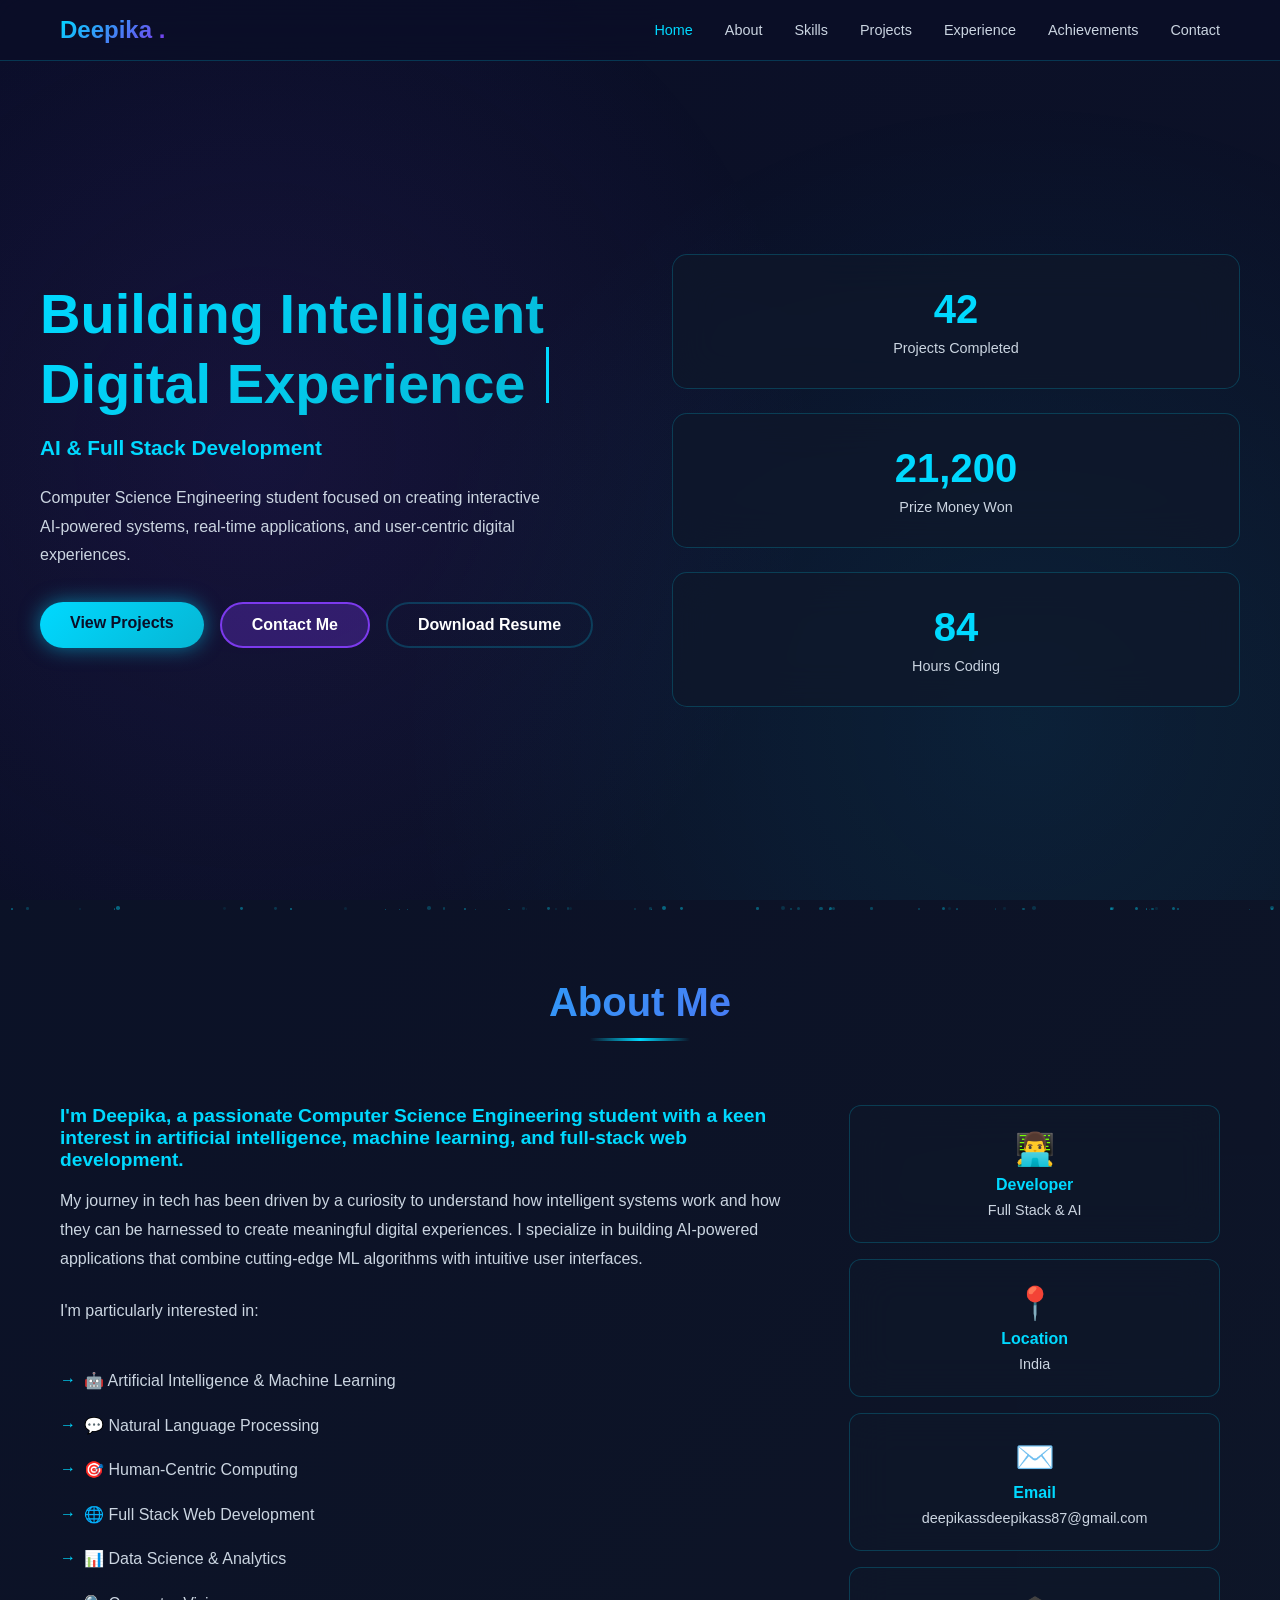
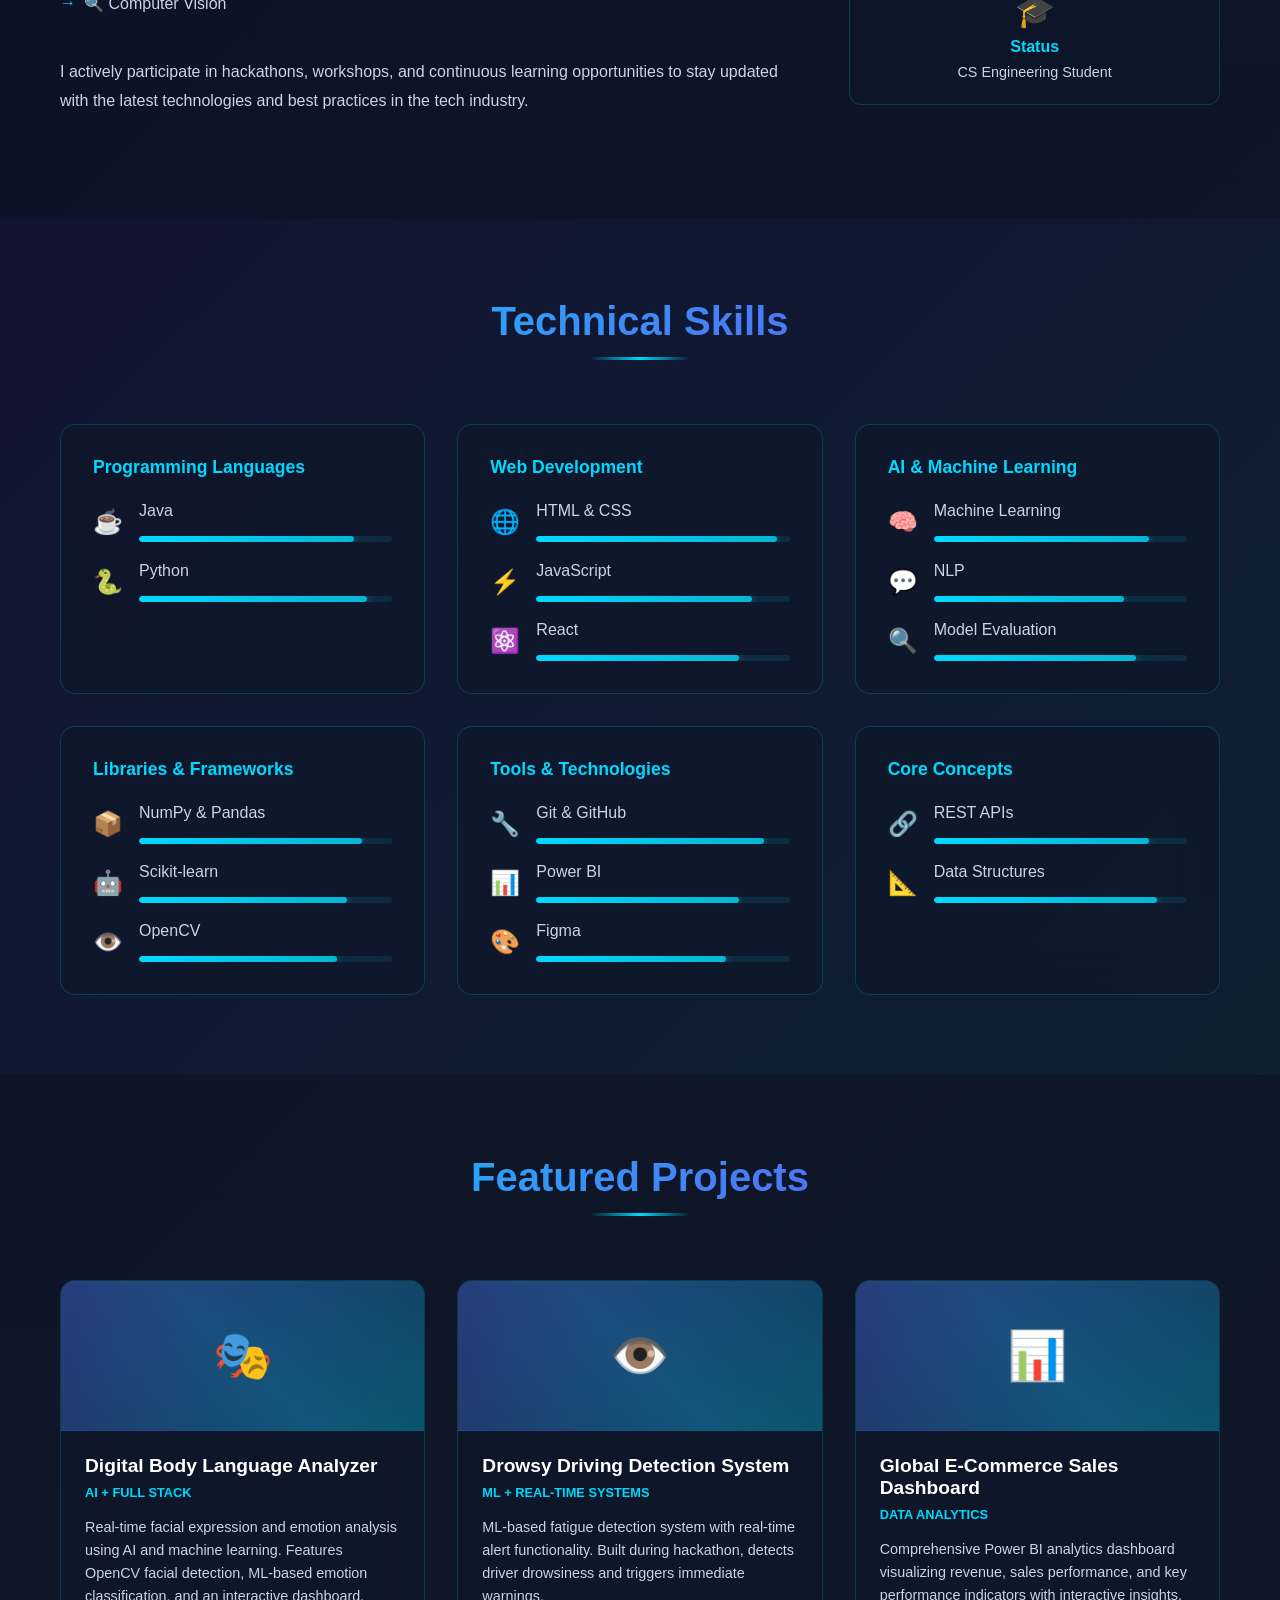
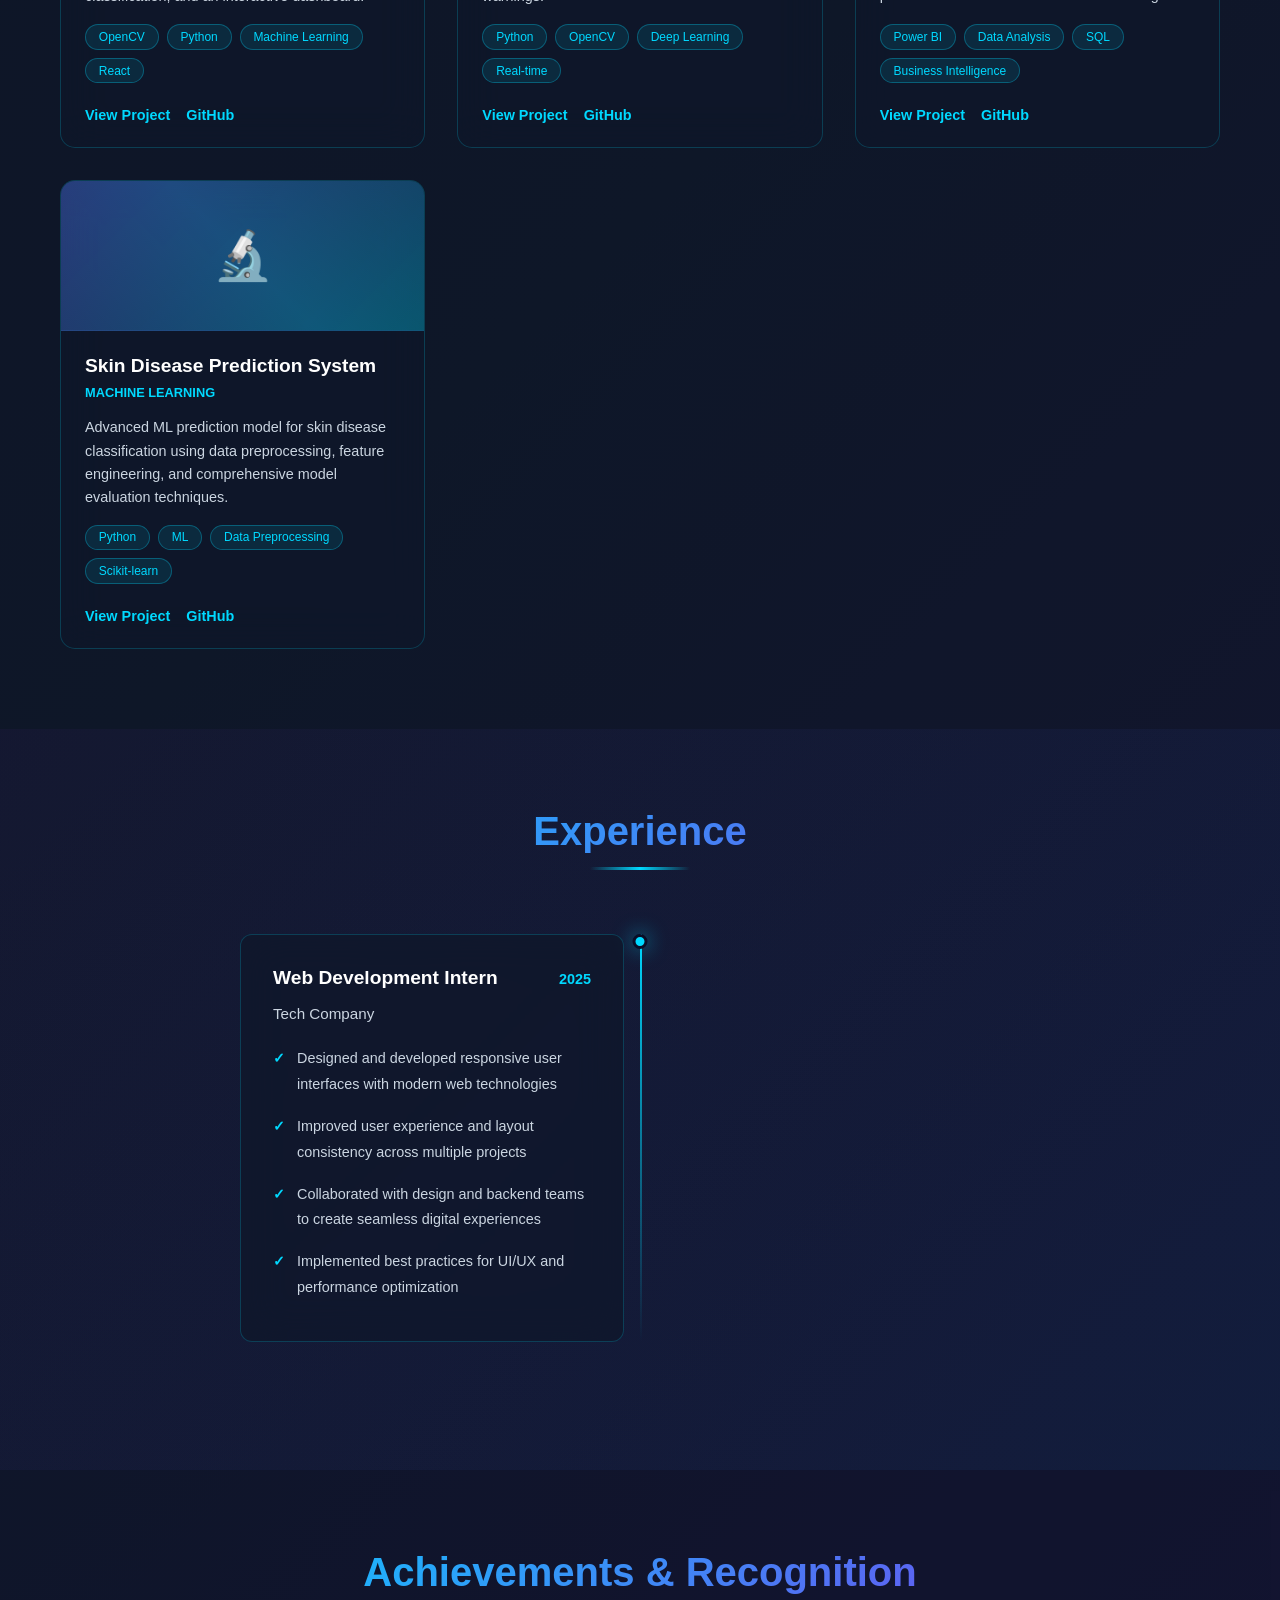
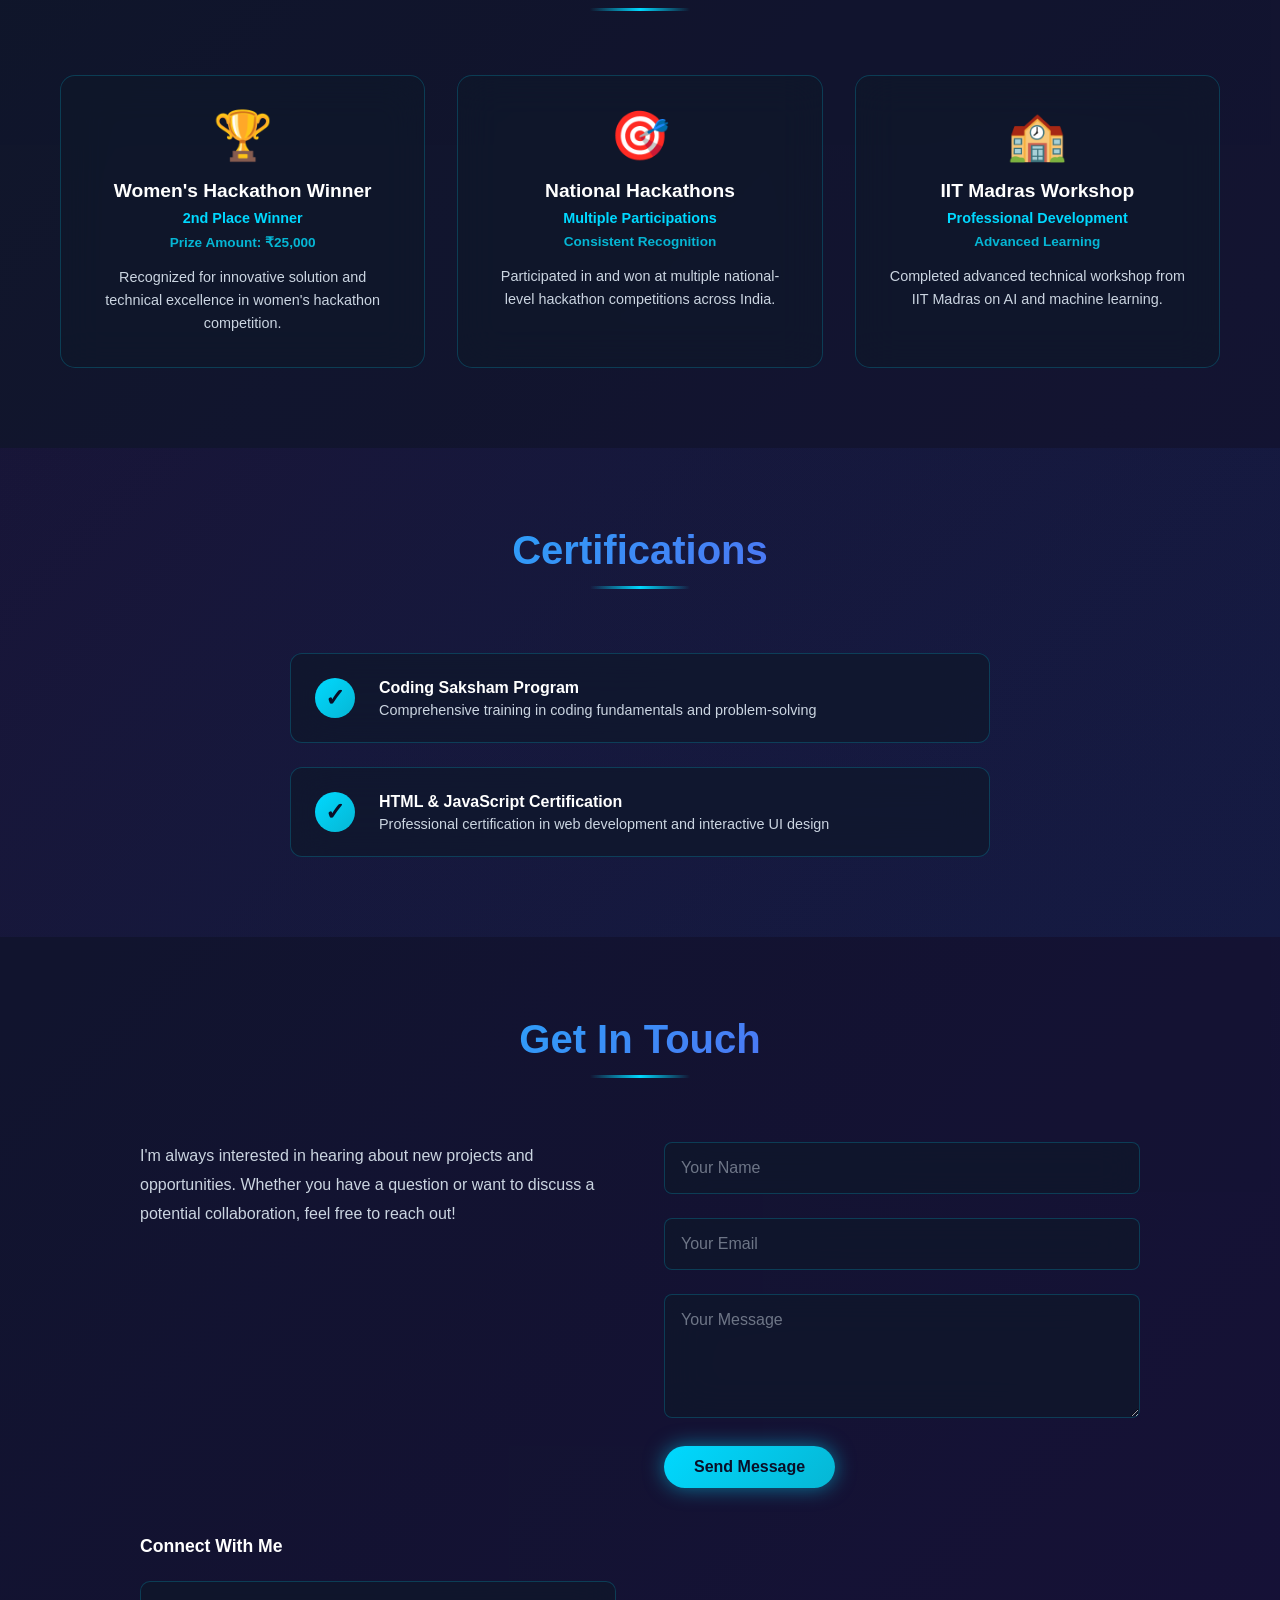
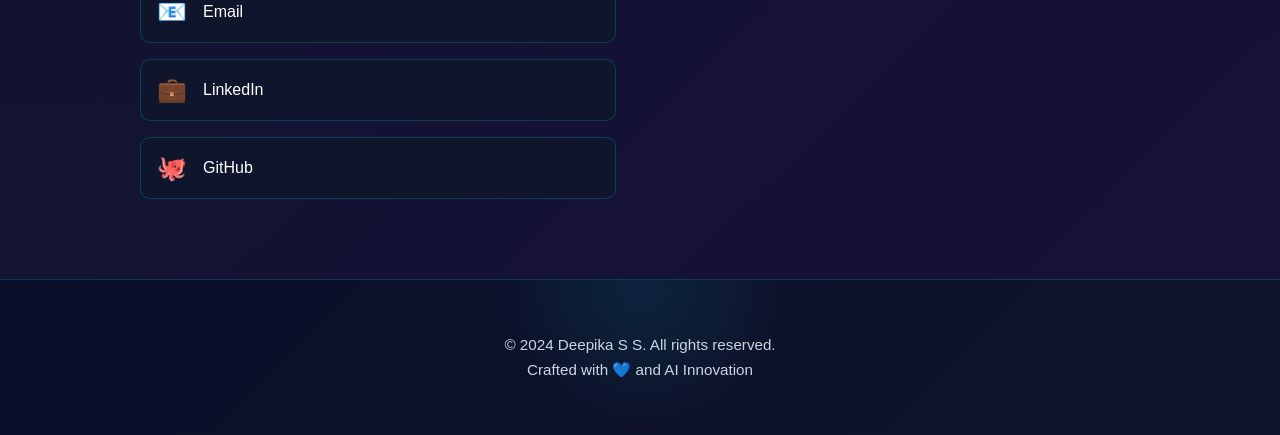
<file: index.html>
<!DOCTYPE html>
<html lang="en">
<head>
    <meta charset="UTF-8">
    <meta name="viewport" content="width=device-width, initial-scale=1.0">
    <title>Deepika S S - AI & Full Stack Developer</title>
    <link rel="stylesheet" href="styles.css">
</head>
<body>
    <!-- Navigation -->
    <nav class="navbar">
        <div class="nav-container">
            <div class="nav-logo">
                <span class="logo-text">Deepika</span>
                <span class="logo-dot">.</span>
            </div>
            <ul class="nav-menu">
                <li><a href="#hero" class="nav-link">Home</a></li>
                <li><a href="#about" class="nav-link">About</a></li>
                <li><a href="#skills" class="nav-link">Skills</a></li>
                <li><a href="#projects" class="nav-link">Projects</a></li>
                <li><a href="#experience" class="nav-link">Experience</a></li>
                <li><a href="#achievements" class="nav-link">Achievements</a></li>
                <li><a href="#contact" class="nav-link">Contact</a></li>
            </ul>
            <div class="hamburger">
                <span></span>
                <span></span>
                <span></span>
            </div>
        </div>
    </nav>

    <!-- Particle Background -->
    <div class="particles-bg" id="particles"></div>

    <!-- Hero Section -->
    <section id="hero" class="hero">
        <div class="hero-content">
            <div class="hero-text">
                <h1 class="hero-title">
                    <span class="typing-text">Building Intelligent Digital Experiences</span>
                    <span class="cursor"></span>
                </h1>
                <p class="hero-subtitle">AI & Full Stack Development</p>
                <p class="hero-description">
                    Computer Science Engineering student focused on creating interactive AI-powered systems, 
                    real-time applications, and user-centric digital experiences.
                </p>
                <div class="hero-buttons">
                    <a href="#projects" class="btn btn-primary">View Projects</a>
                    <a href="#contact" class="btn btn-secondary">Contact Me</a>
                    <a href="#" class="btn btn-tertiary">Download Resume</a>
                </div>
            </div>
            <div class="hero-stats">
                <div class="stat-card">
                    <div class="stat-number" data-target="50">0</div>
                    <div class="stat-label">Projects Completed</div>
                </div>
                <div class="stat-card">
                    <div class="stat-number" data-target="25000">0</div>
                    <div class="stat-label">Prize Money Won</div>
                </div>
                <div class="stat-card">
                    <div class="stat-number" data-target="100">0</div>
                    <div class="stat-label">Hours Coding</div>
                </div>
            </div>
        </div>
    </section>

    <!-- About Section -->
    <section id="about" class="about">
        <div class="container">
            <h2 class="section-title">About Me</h2>
            <div class="about-content">
                <div class="about-text">
                    <p class="about-intro">
                        I'm Deepika, a passionate Computer Science Engineering student with a keen interest in 
                        artificial intelligence, machine learning, and full-stack web development.
                    </p>
                    <p class="about-para">
                        My journey in tech has been driven by a curiosity to understand how intelligent systems work 
                        and how they can be harnessed to create meaningful digital experiences. I specialize in building 
                        AI-powered applications that combine cutting-edge ML algorithms with intuitive user interfaces.
                    </p>
                    <p class="about-para">
                        I'm particularly interested in:
                    </p>
                    <ul class="about-highlights">
                        <li>🤖 Artificial Intelligence & Machine Learning</li>
                        <li>💬 Natural Language Processing</li>
                        <li>🎯 Human-Centric Computing</li>
                        <li>🌐 Full Stack Web Development</li>
                        <li>📊 Data Science & Analytics</li>
                        <li>🔍 Computer Vision</li>
                    </ul>
                    <p class="about-para">
                        I actively participate in hackathons, workshops, and continuous learning opportunities to stay 
                        updated with the latest technologies and best practices in the tech industry.
                    </p>
                </div>
                <div class="about-info">
                    <div class="info-card">
                        <div class="info-icon">👨‍💻</div>
                        <h3>Developer</h3>
                        <p>Full Stack & AI</p>
                    </div>
                    <div class="info-card">
                        <div class="info-icon">📍</div>
                        <h3>Location</h3>
                        <p>India</p>
                    </div>
                    <div class="info-card">
                        <div class="info-icon">✉️</div>
                        <h3>Email</h3>
                        <p>deepikassdeepikass87@gmail.com</p>
                    </div>
                    <div class="info-card">
                        <div class="info-icon">🎓</div>
                        <h3>Status</h3>
                        <p>CS Engineering Student</p>
                    </div>
                </div>
            </div>
        </div>
    </section>

    <!-- Skills Section -->
    <section id="skills" class="skills">
        <div class="container">
            <h2 class="section-title">Technical Skills</h2>
            <div class="skills-grid">
                <!-- Programming Languages -->
                <div class="skill-category">
                    <h3 class="skill-category-title">Programming Languages</h3>
                    <div class="skill-items">
                        <div class="skill-item">
                            <div class="skill-icon">☕</div>
                            <span>Java</span>
                            <div class="skill-bar">
                                <div class="skill-progress" style="width: 85%"></div>
                            </div>
                        </div>
                        <div class="skill-item">
                            <div class="skill-icon">🐍</div>
                            <span>Python</span>
                            <div class="skill-bar">
                                <div class="skill-progress" style="width: 90%"></div>
                            </div>
                        </div>
                    </div>
                </div>

                <!-- Web Development -->
                <div class="skill-category">
                    <h3 class="skill-category-title">Web Development</h3>
                    <div class="skill-items">
                        <div class="skill-item">
                            <div class="skill-icon">🌐</div>
                            <span>HTML & CSS</span>
                            <div class="skill-bar">
                                <div class="skill-progress" style="width: 95%"></div>
                            </div>
                        </div>
                        <div class="skill-item">
                            <div class="skill-icon">⚡</div>
                            <span>JavaScript</span>
                            <div class="skill-bar">
                                <div class="skill-progress" style="width: 85%"></div>
                            </div>
                        </div>
                        <div class="skill-item">
                            <div class="skill-icon">⚛️</div>
                            <span>React</span>
                            <div class="skill-bar">
                                <div class="skill-progress" style="width: 80%"></div>
                            </div>
                        </div>
                    </div>
                </div>

                <!-- AI & ML -->
                <div class="skill-category">
                    <h3 class="skill-category-title">AI & Machine Learning</h3>
                    <div class="skill-items">
                        <div class="skill-item">
                            <div class="skill-icon">🧠</div>
                            <span>Machine Learning</span>
                            <div class="skill-bar">
                                <div class="skill-progress" style="width: 85%"></div>
                            </div>
                        </div>
                        <div class="skill-item">
                            <div class="skill-icon">💬</div>
                            <span>NLP</span>
                            <div class="skill-bar">
                                <div class="skill-progress" style="width: 75%"></div>
                            </div>
                        </div>
                        <div class="skill-item">
                            <div class="skill-icon">🔍</div>
                            <span>Model Evaluation</span>
                            <div class="skill-bar">
                                <div class="skill-progress" style="width: 80%"></div>
                            </div>
                        </div>
                    </div>
                </div>

                <!-- Libraries & Frameworks -->
                <div class="skill-category">
                    <h3 class="skill-category-title">Libraries & Frameworks</h3>
                    <div class="skill-items">
                        <div class="skill-item">
                            <div class="skill-icon">📦</div>
                            <span>NumPy & Pandas</span>
                            <div class="skill-bar">
                                <div class="skill-progress" style="width: 88%"></div>
                            </div>
                        </div>
                        <div class="skill-item">
                            <div class="skill-icon">🤖</div>
                            <span>Scikit-learn</span>
                            <div class="skill-bar">
                                <div class="skill-progress" style="width: 82%"></div>
                            </div>
                        </div>
                        <div class="skill-item">
                            <div class="skill-icon">👁️</div>
                            <span>OpenCV</span>
                            <div class="skill-bar">
                                <div class="skill-progress" style="width: 78%"></div>
                            </div>
                        </div>
                    </div>
                </div>

                <!-- Tools & Technologies -->
                <div class="skill-category">
                    <h3 class="skill-category-title">Tools & Technologies</h3>
                    <div class="skill-items">
                        <div class="skill-item">
                            <div class="skill-icon">🔧</div>
                            <span>Git & GitHub</span>
                            <div class="skill-bar">
                                <div class="skill-progress" style="width: 90%"></div>
                            </div>
                        </div>
                        <div class="skill-item">
                            <div class="skill-icon">📊</div>
                            <span>Power BI</span>
                            <div class="skill-bar">
                                <div class="skill-progress" style="width: 80%"></div>
                            </div>
                        </div>
                        <div class="skill-item">
                            <div class="skill-icon">🎨</div>
                            <span>Figma</span>
                            <div class="skill-bar">
                                <div class="skill-progress" style="width: 75%"></div>
                            </div>
                        </div>
                    </div>
                </div>

                <!-- Core Concepts -->
                <div class="skill-category">
                    <h3 class="skill-category-title">Core Concepts</h3>
                    <div class="skill-items">
                        <div class="skill-item">
                            <div class="skill-icon">🔗</div>
                            <span>REST APIs</span>
                            <div class="skill-bar">
                                <div class="skill-progress" style="width: 85%"></div>
                            </div>
                        </div>
                        <div class="skill-item">
                            <div class="skill-icon">📐</div>
                            <span>Data Structures</span>
                            <div class="skill-bar">
                                <div class="skill-progress" style="width: 88%"></div>
                            </div>
                        </div>
                    </div>
                </div>
            </div>
        </div>
    </section>

    <!-- Projects Section -->
    <section id="projects" class="projects">
        <div class="container">
            <h2 class="section-title">Featured Projects</h2>
            
            <div class="projects-grid">
                <!-- Project 1 -->
                <div class="project-card">
                    <div class="project-image">
                        <div class="project-icon">🎭</div>
                    </div>
                    <div class="project-content">
                        <h3 class="project-title">Digital Body Language Analyzer</h3>
                        <p class="project-category">AI + Full Stack</p>
                        <p class="project-description">
                            Real-time facial expression and emotion analysis using AI and machine learning. 
                            Features OpenCV facial detection, ML-based emotion classification, and an interactive dashboard.
                        </p>
                        <div class="project-tech">
                            <span class="tech-tag">OpenCV</span>
                            <span class="tech-tag">Python</span>
                            <span class="tech-tag">Machine Learning</span>
                            <span class="tech-tag">React</span>
                        </div>
                        <div class="project-links">
                            <a href="#" class="project-link">View Project</a>
                            <a href="#" class="project-link">GitHub</a>
                        </div>
                    </div>
                </div>

                <!-- Project 2 -->
                <div class="project-card">
                    <div class="project-image">
                        <div class="project-icon">👁️</div>
                    </div>
                    <div class="project-content">
                        <h3 class="project-title">Drowsy Driving Detection System</h3>
                        <p class="project-category">ML + Real-time Systems</p>
                        <p class="project-description">
                            ML-based fatigue detection system with real-time alert functionality. 
                            Built during hackathon, detects driver drowsiness and triggers immediate warnings.
                        </p>
                        <div class="project-tech">
                            <span class="tech-tag">Python</span>
                            <span class="tech-tag">OpenCV</span>
                            <span class="tech-tag">Deep Learning</span>
                            <span class="tech-tag">Real-time</span>
                        </div>
                        <div class="project-links">
                            <a href="#" class="project-link">View Project</a>
                            <a href="#" class="project-link">GitHub</a>
                        </div>
                    </div>
                </div>

                <!-- Project 3 -->
                <div class="project-card">
                    <div class="project-image">
                        <div class="project-icon">📊</div>
                    </div>
                    <div class="project-content">
                        <h3 class="project-title">Global E-Commerce Sales Dashboard</h3>
                        <p class="project-category">Data Analytics</p>
                        <p class="project-description">
                            Comprehensive Power BI analytics dashboard visualizing revenue, sales performance, 
                            and key performance indicators with interactive insights.
                        </p>
                        <div class="project-tech">
                            <span class="tech-tag">Power BI</span>
                            <span class="tech-tag">Data Analysis</span>
                            <span class="tech-tag">SQL</span>
                            <span class="tech-tag">Business Intelligence</span>
                        </div>
                        <div class="project-links">
                            <a href="#" class="project-link">View Project</a>
                            <a href="#" class="project-link">GitHub</a>
                        </div>
                    </div>
                </div>

                <!-- Project 4 -->
                <div class="project-card">
                    <div class="project-image">
                        <div class="project-icon">🔬</div>
                    </div>
                    <div class="project-content">
                        <h3 class="project-title">Skin Disease Prediction System</h3>
                        <p class="project-category">Machine Learning</p>
                        <p class="project-description">
                            Advanced ML prediction model for skin disease classification using data preprocessing, 
                            feature engineering, and comprehensive model evaluation techniques.
                        </p>
                        <div class="project-tech">
                            <span class="tech-tag">Python</span>
                            <span class="tech-tag">ML</span>
                            <span class="tech-tag">Data Preprocessing</span>
                            <span class="tech-tag">Scikit-learn</span>
                        </div>
                        <div class="project-links">
                            <a href="#" class="project-link">View Project</a>
                            <a href="#" class="project-link">GitHub</a>
                        </div>
                    </div>
                </div>
            </div>
        </div>
    </section>

    <!-- Experience Section -->
    <section id="experience" class="experience">
        <div class="container">
            <h2 class="section-title">Experience</h2>
            <div class="experience-timeline">
                <div class="timeline-item">
                    <div class="timeline-marker"></div>
                    <div class="timeline-content">
                        <div class="timeline-header">
                            <h3 class="timeline-title">Web Development Intern</h3>
                            <span class="timeline-date">2025</span>
                        </div>
                        <p class="timeline-subtitle">Tech Company</p>
                        <ul class="timeline-points">
                            <li>Designed and developed responsive user interfaces with modern web technologies</li>
                            <li>Improved user experience and layout consistency across multiple projects</li>
                            <li>Collaborated with design and backend teams to create seamless digital experiences</li>
                            <li>Implemented best practices for UI/UX and performance optimization</li>
                        </ul>
                    </div>
                </div>
            </div>
        </div>
    </section>

    <!-- Achievements Section -->
    <section id="achievements" class="achievements">
        <div class="container">
            <h2 class="section-title">Achievements & Recognition</h2>
            <div class="achievements-grid">
                <div class="achievement-card">
                    <div class="achievement-icon">🏆</div>
                    <h3>Women's Hackathon Winner</h3>
                    <p class="achievement-subtitle">2nd Place Winner</p>
                    <p class="achievement-details">Prize Amount: ₹25,000</p>
                    <p class="achievement-description">
                        Recognized for innovative solution and technical excellence in women's hackathon competition.
                    </p>
                </div>
                <div class="achievement-card">
                    <div class="achievement-icon">🎯</div>
                    <h3>National Hackathons</h3>
                    <p class="achievement-subtitle">Multiple Participations</p>
                    <p class="achievement-details">Consistent Recognition</p>
                    <p class="achievement-description">
                        Participated in and won at multiple national-level hackathon competitions across India.
                    </p>
                </div>
                <div class="achievement-card">
                    <div class="achievement-icon">🏫</div>
                    <h3>IIT Madras Workshop</h3>
                    <p class="achievement-subtitle">Professional Development</p>
                    <p class="achievement-details">Advanced Learning</p>
                    <p class="achievement-description">
                        Completed advanced technical workshop from IIT Madras on AI and machine learning.
                    </p>
                </div>
            </div>
        </div>
    </section>

    <!-- Certifications Section -->
    <section id="certifications" class="certifications">
        <div class="container">
            <h2 class="section-title">Certifications</h2>
            <div class="certifications-list">
                <div class="certification-item">
                    <div class="cert-icon">✓</div>
                    <div class="cert-details">
                        <h4>Coding Saksham Program</h4>
                        <p>Comprehensive training in coding fundamentals and problem-solving</p>
                    </div>
                </div>
                <div class="certification-item">
                    <div class="cert-icon">✓</div>
                    <div class="cert-details">
                        <h4>HTML & JavaScript Certification</h4>
                        <p>Professional certification in web development and interactive UI design</p>
                    </div>
                </div>
            </div>
        </div>
    </section>

    <!-- Contact Section -->
    <section id="contact" class="contact">
        <div class="container">
            <h2 class="section-title">Get In Touch</h2>
            <div class="contact-content">
                <div class="contact-text">
                    <p>
                        I'm always interested in hearing about new projects and opportunities. 
                        Whether you have a question or want to discuss a potential collaboration, feel free to reach out!
                    </p>
                </div>
                <div class="contact-form">
                    <form id="contactForm">
                        <div class="form-group">
                            <input type="text" placeholder="Your Name" required>
                        </div>
                        <div class="form-group">
                            <input type="email" placeholder="Your Email" required>
                        </div>
                        <div class="form-group">
                            <textarea placeholder="Your Message" rows="5" required></textarea>
                        </div>
                        <button type="submit" class="btn btn-primary">Send Message</button>
                    </form>
                </div>
                <div class="contact-links">
                    <h3>Connect With Me</h3>
                    <div class="social-links">
                        <a href="mailto:deepikassdeepikass87@gmail.com" class="social-link">
                            <span>📧</span> Email
                        </a>
                        <a href="https://linkedin.com/in/deepika-ss-9a7285310" target="_blank" class="social-link">
                            <span>💼</span> LinkedIn
                        </a>
                        <a href="https://github.com/deepika" target="_blank" class="social-link">
                            <span>🐙</span> GitHub
                        </a>
                    </div>
                </div>
            </div>
        </div>
    </section>

    <!-- Footer -->
    <footer class="footer">
        <div class="container">
            <div class="footer-content">
                <p>&copy; 2024 Deepika S S. All rights reserved.</p>
                <p>Crafted with <span class="heart">💙</span> and AI Innovation</p>
            </div>
            <div class="footer-glow"></div>
        </div>
    </footer>

    <script src="script.js"></script>
</body>
</html>
</file>
<file: styles.css>
* {
    margin: 0;
    padding: 0;
    box-sizing: border-box;
}

:root {
    --primary-color: #00d9ff;
    --secondary-color: #7c3aed;
    --accent-color: #06b6d4;
    --dark-bg: #0a0e27;
    --card-bg: rgba(15, 23, 42, 0.7);
    --text-primary: #ffffff;
    --text-secondary: #cbd5e1;
    --border-color: rgba(0, 217, 255, 0.2);
    --glow-color: rgba(0, 217, 255, 0.6);
}

html {
    scroll-behavior: smooth;
}

body {
    font-family: 'Segoe UI', Tahoma, Geneva, Verdana, sans-serif;
    background: linear-gradient(135deg, var(--dark-bg) 0%, #0f1728 50%, #1a0e3f 100%);
    color: var(--text-primary);
    overflow-x: hidden;
    position: relative;
    min-height: 100vh;
}

body::before {
    content: '';
    position: fixed;
    top: 0;
    left: 0;
    right: 0;
    bottom: 0;
    background: 
        radial-gradient(circle at 20% 50%, rgba(124, 58, 237, 0.1) 0%, transparent 50%),
        radial-gradient(circle at 80% 80%, rgba(0, 217, 255, 0.08) 0%, transparent 50%);
    pointer-events: none;
    z-index: -1;
}

/* Scrollbar Styling */
::-webkit-scrollbar {
    width: 10px;
}

::-webkit-scrollbar-track {
    background: var(--dark-bg);
}

::-webkit-scrollbar-thumb {
    background: var(--primary-color);
    border-radius: 5px;
}

::-webkit-scrollbar-thumb:hover {
    background: var(--accent-color);
}

/* ============ CONTAINER ============ */
.container {
    max-width: 1200px;
    margin: 0 auto;
    padding: 0 20px;
}

/* ============ NAVIGATION ============ */
.navbar {
    position: fixed;
    top: 0;
    left: 0;
    right: 0;
    z-index: 1000;
    background: rgba(10, 14, 39, 0.8);
    backdrop-filter: blur(20px);
    border-bottom: 1px solid var(--border-color);
    padding: 1rem 0;
}

.nav-container {
    max-width: 1200px;
    margin: 0 auto;
    padding: 0 20px;
    display: flex;
    justify-content: space-between;
    align-items: center;
}

.nav-logo {
    font-size: 1.5rem;
    font-weight: 700;
    background: linear-gradient(135deg, var(--primary-color), var(--secondary-color));
    -webkit-background-clip: text;
    -webkit-text-fill-color: transparent;
    background-clip: text;
}

.logo-dot {
    color: var(--primary-color);
}

.nav-menu {
    display: flex;
    list-style: none;
    gap: 2rem;
}

.nav-link {
    color: var(--text-secondary);
    text-decoration: none;
    font-size: 0.9rem;
    font-weight: 500;
    transition: all 0.3s ease;
    position: relative;
}

.nav-link::before {
    content: '';
    position: absolute;
    bottom: -5px;
    left: 0;
    width: 0;
    height: 2px;
    background: var(--primary-color);
    transition: width 0.3s ease;
}

.nav-link:hover {
    color: var(--primary-color);
}

.nav-link:hover::before {
    width: 100%;
}

.hamburger {
    display: none;
    flex-direction: column;
    cursor: pointer;
}

.hamburger span {
    width: 25px;
    height: 3px;
    background: var(--primary-color);
    margin: 5px 0;
    transition: all 0.3s ease;
    border-radius: 2px;
}

/* ============ PARTICLES BACKGROUND ============ */
.particles-bg {
    position: fixed;
    top: 0;
    left: 0;
    width: 100%;
    height: 100%;
    z-index: 0;
    pointer-events: none;
}

.particle {
    position: absolute;
    background: var(--primary-color);
    border-radius: 50%;
    pointer-events: none;
    animation: float linear infinite;
}

@keyframes float {
    0% {
        transform: translateY(100vh) translateX(0);
        opacity: 0;
    }
    10% {
        opacity: 1;
    }
    90% {
        opacity: 1;
    }
    100% {
        transform: translateY(-100vh) translateX(100px);
        opacity: 0;
    }
}

/* ============ HERO SECTION ============ */
.hero {
    min-height: 100vh;
    display: flex;
    align-items: center;
    justify-content: center;
    padding: 120px 20px 60px;
    position: relative;
    z-index: 10;
}

.hero-content {
    display: grid;
    grid-template-columns: 1fr 1fr;
    gap: 4rem;
    align-items: center;
    width: 100%;
    max-width: 1200px;
}

.hero-text {
    animation: slideInLeft 1s ease-out;
}

.hero-title {
    font-size: 3.5rem;
    font-weight: 700;
    margin-bottom: 1rem;
    line-height: 1.2;
    background: linear-gradient(135deg, var(--primary-color), var(--accent-color));
    -webkit-background-clip: text;
    -webkit-text-fill-color: transparent;
    background-clip: text;
    min-height: 140px;
}

.cursor {
    display: inline-block;
    width: 3px;
    height: 1em;
    background: var(--primary-color);
    margin-left: 5px;
    animation: blink 1s ease-in-out infinite;
}

@keyframes blink {
    0%, 49% { opacity: 1; }
    50%, 100% { opacity: 0; }
}

.hero-subtitle {
    font-size: 1.3rem;
    color: var(--primary-color);
    margin-bottom: 1.5rem;
    font-weight: 600;
}

.hero-description {
    font-size: 1rem;
    color: var(--text-secondary);
    margin-bottom: 2rem;
    line-height: 1.8;
    max-width: 500px;
}

.hero-buttons {
    display: flex;
    gap: 1rem;
    flex-wrap: wrap;
    margin-bottom: 2rem;
}

.btn {
    padding: 12px 30px;
    border: none;
    border-radius: 50px;
    font-size: 1rem;
    font-weight: 600;
    cursor: pointer;
    transition: all 0.3s ease;
    text-decoration: none;
    display: inline-block;
    text-align: center;
    position: relative;
    overflow: hidden;
}

.btn-primary {
    background: linear-gradient(135deg, var(--primary-color), var(--accent-color));
    color: var(--dark-bg);
    box-shadow: 0 0 20px rgba(0, 217, 255, 0.5);
}

.btn-primary:hover {
    box-shadow: 0 0 30px rgba(0, 217, 255, 0.8);
    transform: translateY(-3px);
}

.btn-secondary {
    background: rgba(124, 58, 237, 0.3);
    color: var(--text-primary);
    border: 2px solid var(--secondary-color);
}

.btn-secondary:hover {
    background: rgba(124, 58, 237, 0.5);
    box-shadow: 0 0 20px rgba(124, 58, 237, 0.5);
    transform: translateY(-3px);
}

.btn-tertiary {
    background: transparent;
    color: var(--text-primary);
    border: 2px solid var(--border-color);
}

.btn-tertiary:hover {
    background: rgba(0, 217, 255, 0.1);
    border-color: var(--primary-color);
    box-shadow: 0 0 15px rgba(0, 217, 255, 0.3);
    transform: translateY(-3px);
}

.hero-stats {
    display: grid;
    grid-template-columns: 1fr;
    gap: 1.5rem;
    animation: slideInRight 1s ease-out;
}

.stat-card {
    background: var(--card-bg);
    padding: 2rem;
    border-radius: 15px;
    border: 1px solid var(--border-color);
    backdrop-filter: blur(20px);
    text-align: center;
    transition: all 0.3s ease;
}

.stat-card:hover {
    background: rgba(15, 23, 42, 0.9);
    border-color: var(--primary-color);
    box-shadow: 0 0 20px rgba(0, 217, 255, 0.2);
    transform: translateY(-5px);
}

.stat-number {
    font-size: 2.5rem;
    font-weight: 700;
    color: var(--primary-color);
    margin-bottom: 0.5rem;
}

.stat-label {
    color: var(--text-secondary);
    font-size: 0.9rem;
}

@keyframes slideInLeft {
    from {
        opacity: 0;
        transform: translateX(-50px);
    }
    to {
        opacity: 1;
        transform: translateX(0);
    }
}

@keyframes slideInRight {
    from {
        opacity: 0;
        transform: translateX(50px);
    }
    to {
        opacity: 1;
        transform: translateX(0);
    }
}

/* ============ SECTION TITLE ============ */
.section-title {
    font-size: 2.5rem;
    font-weight: 700;
    text-align: center;
    margin-bottom: 4rem;
    background: linear-gradient(135deg, var(--primary-color), var(--secondary-color));
    -webkit-background-clip: text;
    -webkit-text-fill-color: transparent;
    background-clip: text;
    position: relative;
    padding-bottom: 1rem;
}

.section-title::after {
    content: '';
    position: absolute;
    bottom: 0;
    left: 50%;
    transform: translateX(-50%);
    width: 100px;
    height: 3px;
    background: linear-gradient(90deg, transparent, var(--primary-color), transparent);
}

/* ============ SECTIONS ============ */
section {
    padding: 80px 20px;
    position: relative;
    z-index: 10;
}

/* ============ ABOUT SECTION ============ */
.about {
    background: rgba(15, 23, 42, 0.3);
}

.about-content {
    display: grid;
    grid-template-columns: 2fr 1fr;
    gap: 3rem;
    align-items: start;
}

.about-text {
    animation: fadeInUp 1s ease-out;
}

.about-intro {
    font-size: 1.2rem;
    color: var(--primary-color);
    margin-bottom: 1rem;
    font-weight: 600;
}

.about-para {
    color: var(--text-secondary);
    line-height: 1.8;
    margin-bottom: 1.5rem;
    font-size: 1rem;
}

.about-highlights {
    list-style: none;
    margin: 2rem 0;
}

.about-highlights li {
    color: var(--text-secondary);
    padding: 0.8rem 0;
    padding-left: 1.5rem;
    position: relative;
    font-size: 1rem;
}

.about-highlights li::before {
    content: '→';
    position: absolute;
    left: 0;
    color: var(--primary-color);
    font-weight: bold;
}

.about-info {
    display: grid;
    grid-template-columns: 1fr;
    gap: 1rem;
}

.info-card {
    background: var(--card-bg);
    padding: 1.5rem;
    border-radius: 12px;
    border: 1px solid var(--border-color);
    backdrop-filter: blur(20px);
    text-align: center;
    transition: all 0.3s ease;
}

.info-card:hover {
    background: rgba(15, 23, 42, 0.9);
    border-color: var(--primary-color);
    box-shadow: 0 0 20px rgba(0, 217, 255, 0.2);
    transform: translateY(-5px);
}

.info-icon {
    font-size: 2rem;
    margin-bottom: 0.5rem;
}

.info-card h3 {
    color: var(--primary-color);
    margin-bottom: 0.5rem;
    font-size: 1rem;
}

.info-card p {
    color: var(--text-secondary);
    font-size: 0.9rem;
}

@keyframes fadeInUp {
    from {
        opacity: 0;
        transform: translateY(30px);
    }
    to {
        opacity: 1;
        transform: translateY(0);
    }
}

/* ============ SKILLS SECTION ============ */
.skills {
    background: linear-gradient(135deg, rgba(124, 58, 237, 0.05) 0%, rgba(0, 217, 255, 0.05) 100%);
}

.skills-grid {
    display: grid;
    grid-template-columns: repeat(auto-fit, minmax(300px, 1fr));
    gap: 2rem;
}

.skill-category {
    background: var(--card-bg);
    padding: 2rem;
    border-radius: 15px;
    border: 1px solid var(--border-color);
    backdrop-filter: blur(20px);
    transition: all 0.3s ease;
    animation: fadeInUp 0.8s ease-out;
}

.skill-category:hover {
    background: rgba(15, 23, 42, 0.9);
    border-color: var(--primary-color);
    box-shadow: 0 0 25px rgba(0, 217, 255, 0.2);
    transform: translateY(-10px);
}

.skill-category-title {
    color: var(--primary-color);
    margin-bottom: 1.5rem;
    font-size: 1.1rem;
    font-weight: 600;
}

.skill-items {
    display: flex;
    flex-direction: column;
    gap: 1.2rem;
}

.skill-item {
    display: grid;
    grid-template-columns: auto 1fr;
    gap: 1rem;
    align-items: center;
}

.skill-icon {
    font-size: 1.5rem;
    grid-column: 1;
    grid-row: 1 / 3;
}

.skill-item span {
    color: var(--text-secondary);
    font-weight: 500;
    grid-column: 2;
    grid-row: 1;
}

.skill-bar {
    grid-column: 2;
    grid-row: 2;
    height: 6px;
    background: rgba(0, 217, 255, 0.1);
    border-radius: 3px;
    overflow: hidden;
}

.skill-progress {
    height: 100%;
    background: linear-gradient(90deg, var(--primary-color), var(--accent-color));
    border-radius: 3px;
    box-shadow: 0 0 10px rgba(0, 217, 255, 0.5);
    animation: fillProgress 1.5s ease-out forwards;
}

@keyframes fillProgress {
    from {
        width: 0;
    }
}

/* ============ PROJECTS SECTION ============ */
.projects {
    background: rgba(15, 23, 42, 0.3);
}

.projects-grid {
    display: grid;
    grid-template-columns: repeat(auto-fit, minmax(280px, 1fr));
    gap: 2rem;
}

.project-card {
    background: var(--card-bg);
    border-radius: 15px;
    overflow: hidden;
    border: 1px solid var(--border-color);
    backdrop-filter: blur(20px);
    transition: all 0.3s ease;
    animation: fadeInUp 0.8s ease-out;
    display: flex;
    flex-direction: column;
}

.project-card:hover {
    background: rgba(15, 23, 42, 0.95);
    border-color: var(--primary-color);
    box-shadow: 0 0 30px rgba(0, 217, 255, 0.3);
    transform: translateY(-15px);
}

.project-image {
    height: 150px;
    background: linear-gradient(135deg, rgba(124, 58, 237, 0.3), rgba(0, 217, 255, 0.2));
    display: flex;
    align-items: center;
    justify-content: center;
    border-bottom: 1px solid var(--border-color);
    position: relative;
    overflow: hidden;
}

.project-image::before {
    content: '';
    position: absolute;
    top: -50%;
    left: -50%;
    width: 200%;
    height: 200%;
    background: linear-gradient(45deg, transparent, rgba(0, 217, 255, 0.2), transparent);
    animation: shimmer 3s infinite;
}

@keyframes shimmer {
    0% {
        transform: translate(-100%, -100%);
    }
    100% {
        transform: translate(100%, 100%);
    }
}

.project-icon {
    font-size: 3rem;
    z-index: 2;
}

.project-content {
    padding: 1.5rem;
    flex-grow: 1;
    display: flex;
    flex-direction: column;
}

.project-title {
    color: var(--text-primary);
    font-size: 1.2rem;
    margin-bottom: 0.5rem;
    font-weight: 600;
}

.project-category {
    color: var(--primary-color);
    font-size: 0.8rem;
    font-weight: 600;
    text-transform: uppercase;
    margin-bottom: 1rem;
}

.project-description {
    color: var(--text-secondary);
    font-size: 0.9rem;
    line-height: 1.6;
    margin-bottom: 1rem;
    flex-grow: 1;
}

.project-tech {
    display: flex;
    flex-wrap: wrap;
    gap: 0.5rem;
    margin-bottom: 1.5rem;
}

.tech-tag {
    background: rgba(0, 217, 255, 0.1);
    color: var(--primary-color);
    padding: 0.3rem 0.8rem;
    border-radius: 20px;
    font-size: 0.75rem;
    border: 1px solid rgba(0, 217, 255, 0.3);
}

.project-links {
    display: flex;
    gap: 1rem;
}

.project-link {
    color: var(--primary-color);
    text-decoration: none;
    font-size: 0.9rem;
    font-weight: 600;
    transition: all 0.3s ease;
    position: relative;
}

.project-link::after {
    content: '';
    position: absolute;
    bottom: -2px;
    left: 0;
    width: 0;
    height: 2px;
    background: var(--primary-color);
    transition: width 0.3s ease;
}

.project-link:hover::after {
    width: 100%;
}

/* ============ EXPERIENCE SECTION ============ */
.experience {
    background: linear-gradient(135deg, rgba(124, 58, 237, 0.05) 0%, rgba(0, 217, 255, 0.05) 100%);
}

.experience-timeline {
    position: relative;
    max-width: 800px;
    margin: 0 auto;
}

.experience-timeline::before {
    content: '';
    position: absolute;
    left: 50%;
    top: 0;
    bottom: 0;
    width: 2px;
    background: linear-gradient(180deg, var(--primary-color), transparent);
}

.timeline-item {
    margin-bottom: 3rem;
    position: relative;
    display: grid;
    grid-template-columns: 1fr 1fr;
    gap: 2rem;
    animation: fadeInUp 1s ease-out;
}

.timeline-marker {
    position: absolute;
    left: 50%;
    top: 0;
    width: 15px;
    height: 15px;
    background: var(--primary-color);
    border: 3px solid var(--dark-bg);
    border-radius: 50%;
    transform: translateX(-50%);
    box-shadow: 0 0 20px rgba(0, 217, 255, 0.6);
}

.timeline-content {
    background: var(--card-bg);
    padding: 2rem;
    border-radius: 12px;
    border: 1px solid var(--border-color);
    backdrop-filter: blur(20px);
    grid-column: 1;
    transition: all 0.3s ease;
}

.timeline-content:hover {
    background: rgba(15, 23, 42, 0.9);
    border-color: var(--primary-color);
    box-shadow: 0 0 20px rgba(0, 217, 255, 0.2);
}

.timeline-header {
    display: flex;
    justify-content: space-between;
    align-items: baseline;
    margin-bottom: 1rem;
    gap: 1rem;
}

.timeline-title {
    color: var(--text-primary);
    font-size: 1.2rem;
    font-weight: 600;
}

.timeline-date {
    color: var(--primary-color);
    font-size: 0.9rem;
    font-weight: 600;
    white-space: nowrap;
}

.timeline-subtitle {
    color: var(--text-secondary);
    font-size: 0.95rem;
    margin-bottom: 1rem;
}

.timeline-points {
    list-style: none;
    color: var(--text-secondary);
    font-size: 0.9rem;
    line-height: 1.8;
}

.timeline-points li {
    padding: 0.5rem 0;
    padding-left: 1.5rem;
    position: relative;
}

.timeline-points li::before {
    content: '✓';
    position: absolute;
    left: 0;
    color: var(--primary-color);
    font-weight: bold;
}

@media (max-width: 768px) {
    .experience-timeline::before {
        left: 0;
    }

    .timeline-marker {
        left: 0;
        transform: translateX(-50%);
    }

    .timeline-item {
        grid-template-columns: 1fr;
        padding-left: 50px;
    }

    .timeline-content {
        grid-column: 1;
    }
}

/* ============ ACHIEVEMENTS SECTION ============ */
.achievements {
    background: rgba(15, 23, 42, 0.3);
}

.achievements-grid {
    display: grid;
    grid-template-columns: repeat(auto-fit, minmax(250px, 1fr));
    gap: 2rem;
}

.achievement-card {
    background: var(--card-bg);
    padding: 2rem;
    border-radius: 15px;
    border: 1px solid var(--border-color);
    backdrop-filter: blur(20px);
    text-align: center;
    transition: all 0.3s ease;
    animation: fadeInUp 0.8s ease-out;
}

.achievement-card:hover {
    background: rgba(15, 23, 42, 0.95);
    border-color: var(--primary-color);
    box-shadow: 0 0 30px rgba(0, 217, 255, 0.3);
    transform: translateY(-10px);
}

.achievement-icon {
    font-size: 3rem;
    margin-bottom: 1rem;
}

.achievement-card h3 {
    color: var(--text-primary);
    font-size: 1.2rem;
    margin-bottom: 0.5rem;
}

.achievement-subtitle {
    color: var(--primary-color);
    font-size: 0.9rem;
    font-weight: 600;
    margin-bottom: 0.5rem;
}

.achievement-details {
    color: var(--accent-color);
    font-size: 0.85rem;
    font-weight: 600;
    margin-bottom: 1rem;
}

.achievement-description {
    color: var(--text-secondary);
    font-size: 0.9rem;
    line-height: 1.6;
}

/* ============ CERTIFICATIONS SECTION ============ */
.certifications {
    background: linear-gradient(135deg, rgba(124, 58, 237, 0.05) 0%, rgba(0, 217, 255, 0.05) 100%);
}

.certifications-list {
    max-width: 700px;
    margin: 0 auto;
    display: flex;
    flex-direction: column;
    gap: 1.5rem;
}

.certification-item {
    display: grid;
    grid-template-columns: auto 1fr;
    gap: 1.5rem;
    background: var(--card-bg);
    padding: 1.5rem;
    border-radius: 12px;
    border: 1px solid var(--border-color);
    backdrop-filter: blur(20px);
    align-items: center;
    transition: all 0.3s ease;
    animation: fadeInUp 0.8s ease-out;
}

.certification-item:hover {
    background: rgba(15, 23, 42, 0.9);
    border-color: var(--primary-color);
    box-shadow: 0 0 20px rgba(0, 217, 255, 0.2);
    transform: translateX(10px);
}

.cert-icon {
    width: 40px;
    height: 40px;
    background: linear-gradient(135deg, var(--primary-color), var(--accent-color));
    border-radius: 50%;
    display: flex;
    align-items: center;
    justify-content: center;
    font-size: 1.5rem;
    font-weight: bold;
    color: var(--dark-bg);
    flex-shrink: 0;
}

.cert-details h4 {
    color: var(--text-primary);
    margin-bottom: 0.3rem;
    font-size: 1rem;
}

.cert-details p {
    color: var(--text-secondary);
    font-size: 0.9rem;
}

/* ============ CONTACT SECTION ============ */
.contact {
    background: rgba(15, 23, 42, 0.3);
}

.contact-content {
    display: grid;
    grid-template-columns: 1fr 1fr;
    gap: 3rem;
    max-width: 1000px;
    margin: 0 auto;
    align-items: start;
}

.contact-text {
    animation: fadeInUp 1s ease-out;
}

.contact-text p {
    color: var(--text-secondary);
    font-size: 1rem;
    line-height: 1.8;
    margin-bottom: 2rem;
}

.contact-form {
    animation: fadeInUp 1s ease-out;
}

.form-group {
    margin-bottom: 1.5rem;
}

.form-group input,
.form-group textarea {
    width: 100%;
    padding: 1rem;
    background: var(--card-bg);
    border: 1px solid var(--border-color);
    border-radius: 8px;
    color: var(--text-primary);
    font-family: inherit;
    font-size: 1rem;
    backdrop-filter: blur(20px);
    transition: all 0.3s ease;
    resize: vertical;
}

.form-group input::placeholder,
.form-group textarea::placeholder {
    color: rgba(203, 213, 225, 0.5);
}

.form-group input:focus,
.form-group textarea:focus {
    outline: none;
    background: rgba(15, 23, 42, 0.9);
    border-color: var(--primary-color);
    box-shadow: 0 0 15px rgba(0, 217, 255, 0.2);
}

.contact-links {
    animation: fadeInUp 1s ease-out;
}

.contact-links h3 {
    color: var(--text-primary);
    margin-bottom: 1.5rem;
    font-size: 1.1rem;
}

.social-links {
    display: flex;
    flex-direction: column;
    gap: 1rem;
}

.social-link {
    display: flex;
    align-items: center;
    gap: 1rem;
    padding: 1rem;
    background: var(--card-bg);
    border: 1px solid var(--border-color);
    border-radius: 10px;
    color: var(--text-primary);
    text-decoration: none;
    transition: all 0.3s ease;
    backdrop-filter: blur(20px);
}

.social-link:hover {
    background: rgba(15, 23, 42, 0.9);
    border-color: var(--primary-color);
    box-shadow: 0 0 15px rgba(0, 217, 255, 0.2);
    transform: translateX(5px);
}

.social-link span {
    font-size: 1.5rem;
}

/* ============ FOOTER ============ */
.footer {
    background: linear-gradient(135deg, rgba(10, 14, 39, 0.95) 0%, rgba(15, 23, 42, 0.95) 100%);
    border-top: 1px solid var(--border-color);
    padding: 3rem 20px;
    position: relative;
    overflow: hidden;
}

.footer-content {
    text-align: center;
    position: relative;
    z-index: 2;
}

.footer-content p {
    color: var(--text-secondary);
    margin: 0.5rem 0;
    font-size: 0.95rem;
}

.heart {
    display: inline-block;
    animation: heartBeat 1.3s ease-in-out infinite;
}

@keyframes heartBeat {
    0%, 100% { transform: scale(1); }
    50% { transform: scale(1.3); }
}

.footer-glow {
    position: absolute;
    top: 0;
    left: 50%;
    width: 300px;
    height: 300px;
    background: radial-gradient(circle, rgba(0, 217, 255, 0.1) 0%, transparent 70%);
    border-radius: 50%;
    transform: translateX(-50%) translateY(-50%);
    pointer-events: none;
}

/* ============ ANIMATIONS ============ */
@keyframes fadeInUp {
    from {
        opacity: 0;
        transform: translateY(30px);
    }
    to {
        opacity: 1;
        transform: translateY(0);
    }
}

/* ============ RESPONSIVE DESIGN ============ */
@media (max-width: 1024px) {
    .hero-content {
        grid-template-columns: 1fr;
        gap: 2rem;
    }

    .hero-title {
        font-size: 2.8rem;
    }

    .about-content {
        grid-template-columns: 1fr;
    }

    .contact-content {
        grid-template-columns: 1fr;
    }
}

@media (max-width: 768px) {
    .nav-menu {
        display: none;
    }

    .hamburger {
        display: flex;
    }

    .nav-menu.active {
        display: flex;
        position: absolute;
        top: 70px;
        left: 0;
        right: 0;
        background: rgba(10, 14, 39, 0.95);
        flex-direction: column;
        padding: 1rem;
        gap: 0.5rem;
    }

    .hero {
        padding: 100px 20px 40px;
    }

    .hero-title {
        font-size: 2rem;
    }

    .hero-subtitle {
        font-size: 1rem;
    }

    .hero-buttons {
        flex-direction: column;
    }

    .btn {
        width: 100%;
    }

    .hero-stats {
        grid-template-columns: repeat(2, 1fr);
        margin-top: 2rem;
    }

    .section-title {
        font-size: 2rem;
    }

    .skills-grid {
        grid-template-columns: 1fr;
    }

    .projects-grid {
        grid-template-columns: 1fr;
    }

    .stat-card {
        padding: 1.5rem;
    }

    .stat-number {
        font-size: 2rem;
    }

    .info-card {
        padding: 1rem;
    }
}

@media (max-width: 480px) {
    .nav-logo {
        font-size: 1.2rem;
    }

    .hero-title {
        font-size: 1.5rem;
        min-height: auto;
    }

    .hero-content {
        padding: 0 10px;
    }

    .btn {
        padding: 10px 20px;
        font-size: 0.9rem;
    }

    .section-title {
        font-size: 1.5rem;
        margin-bottom: 2rem;
    }

    section {
        padding: 60px 15px;
    }

    .hero-stats {
        grid-template-columns: 1fr;
    }

    .stat-card {
        padding: 1rem;
    }

    .stat-number {
        font-size: 1.8rem;
    }

    .about-highlights li {
        font-size: 0.9rem;
    }
}
</file>
